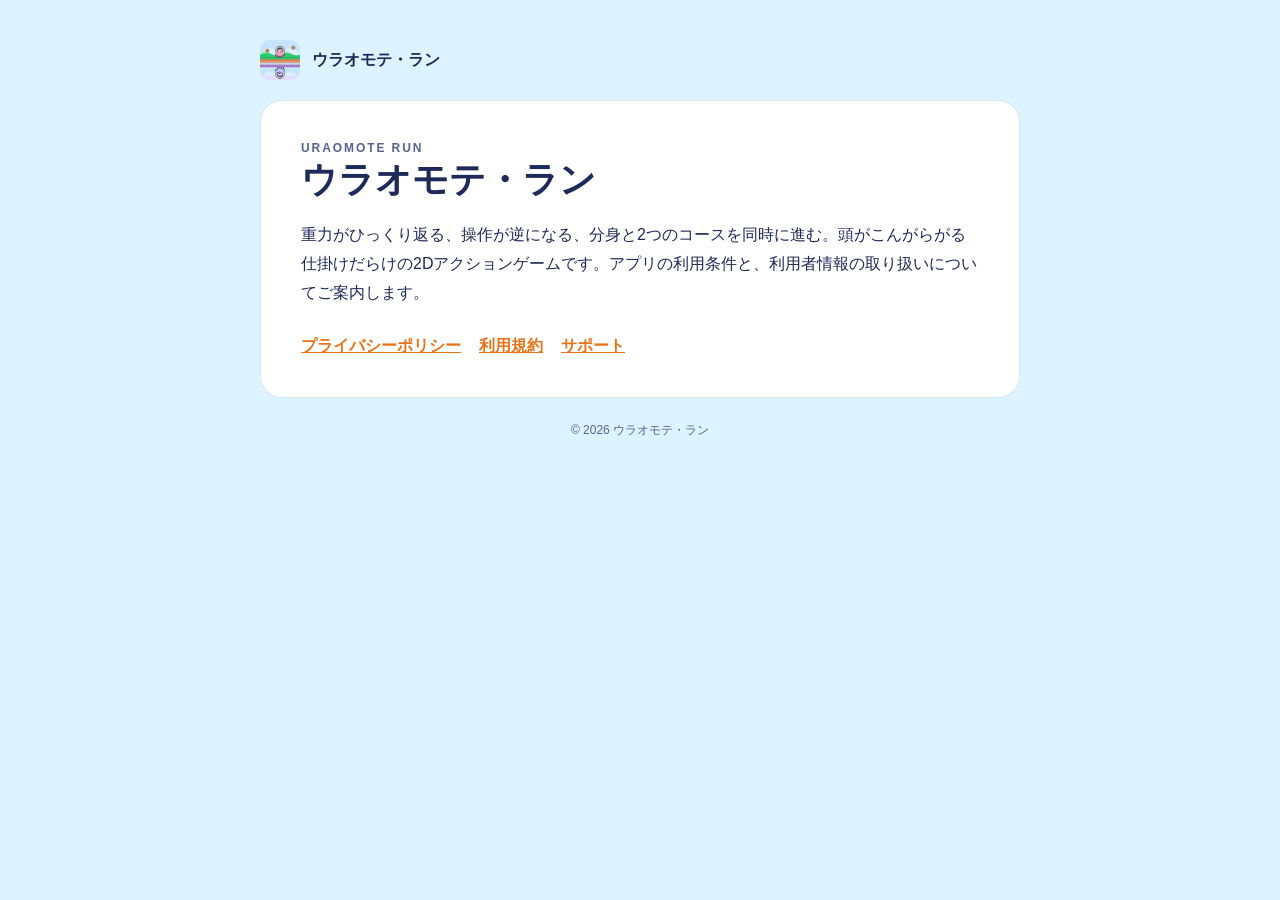
<file: index.html>
<!doctype html>
<html lang="ja">
<head>
  <meta charset="utf-8">
  <meta name="viewport" content="width=device-width, initial-scale=1">
  <meta name="description" content="ゲームアプリ「ウラオモテ・ラン」のプライバシーポリシー、利用規約、サポート情報">
  <title>ウラオモテ・ラン｜公式情報</title>
  <link rel="icon" href="icon.png">
  <link rel="stylesheet" href="styles.css">
</head>
<body>
  <main>
    <a class="brand" href="index.html"><img src="icon.png" alt="">ウラオモテ・ラン</a>
    <article class="card">
      <div class="eyebrow">URAOMOTE RUN</div>
      <h1>ウラオモテ・ラン</h1>
      <p>重力がひっくり返る、操作が逆になる、分身と2つのコースを同時に進む。頭がこんがらがる仕掛けだらけの2Dアクションゲームです。アプリの利用条件と、利用者情報の取り扱いについてご案内します。</p>
      <nav aria-label="法的情報"><a href="privacy.html">プライバシーポリシー</a><a href="terms.html">利用規約</a><a href="support.html">サポート</a></nav>
    </article>
    <footer>© 2026 ウラオモテ・ラン</footer>
  </main>
</body>
</html>
</file>
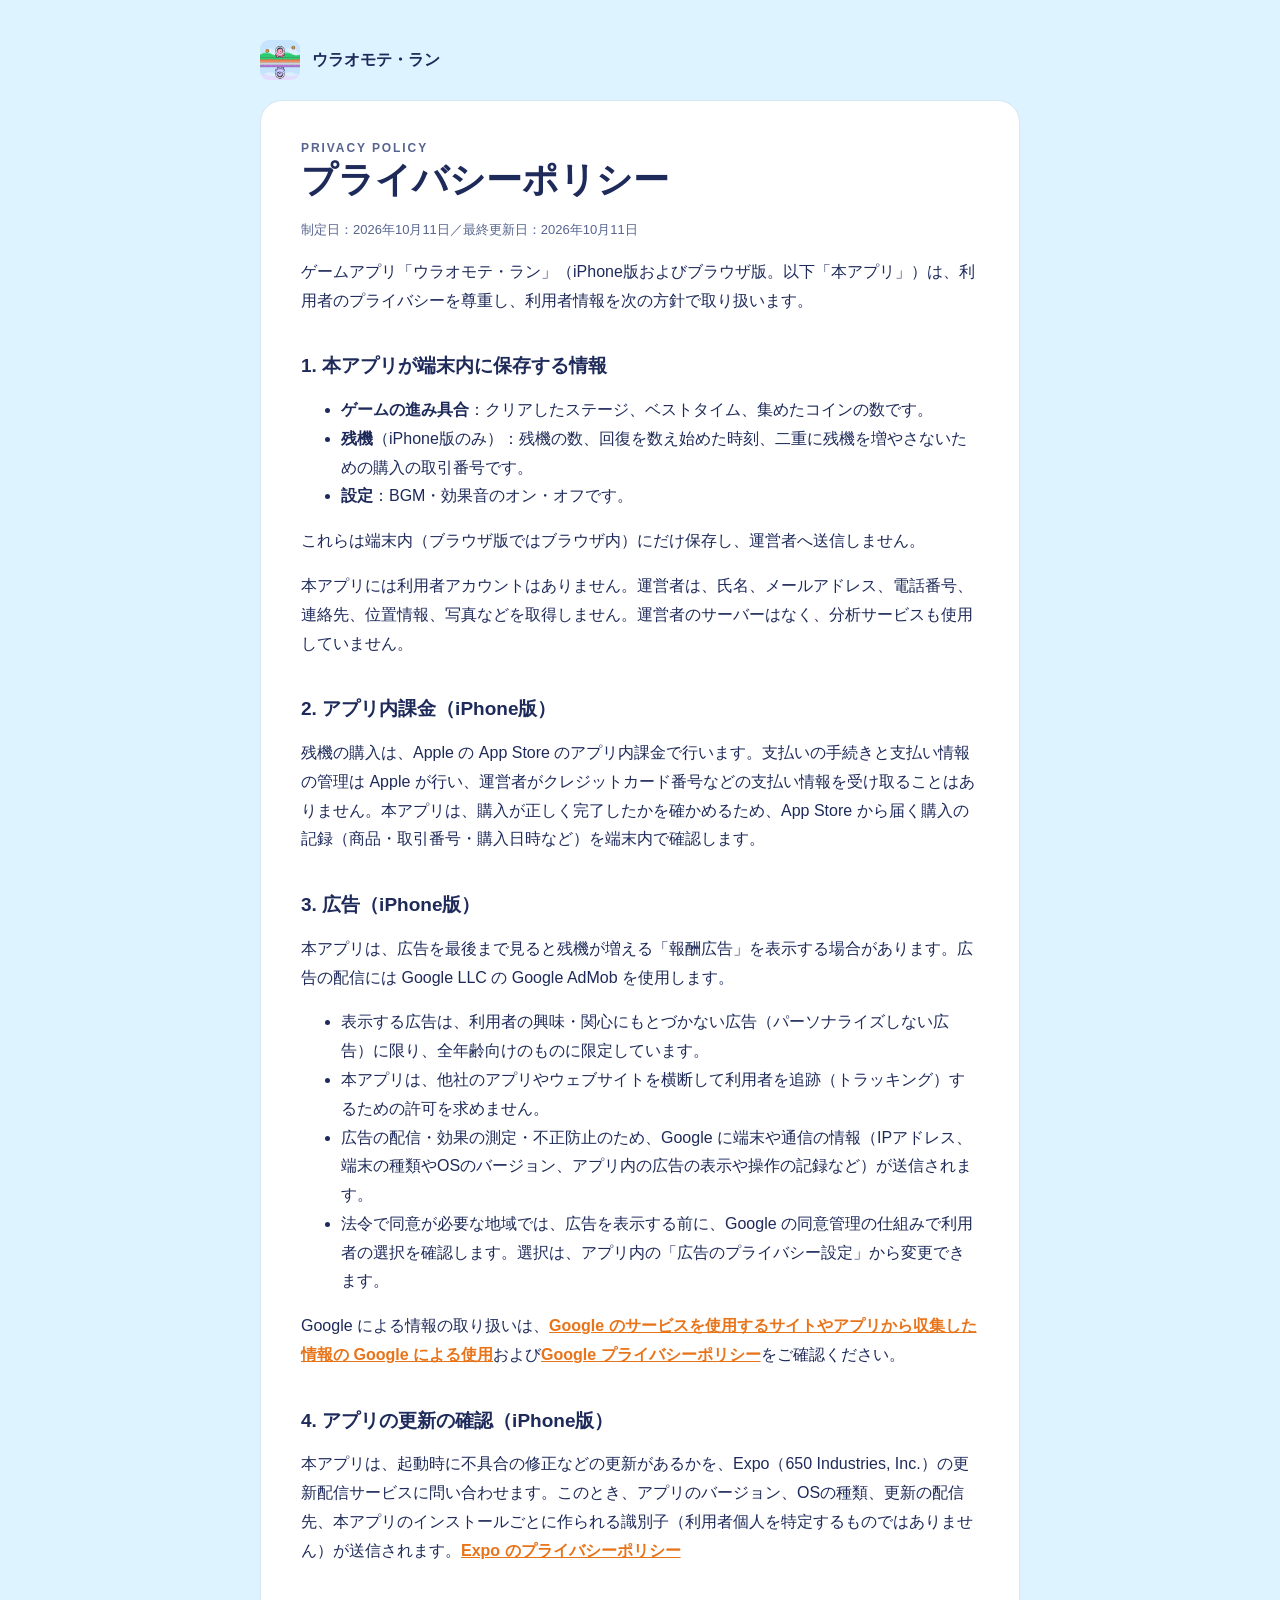
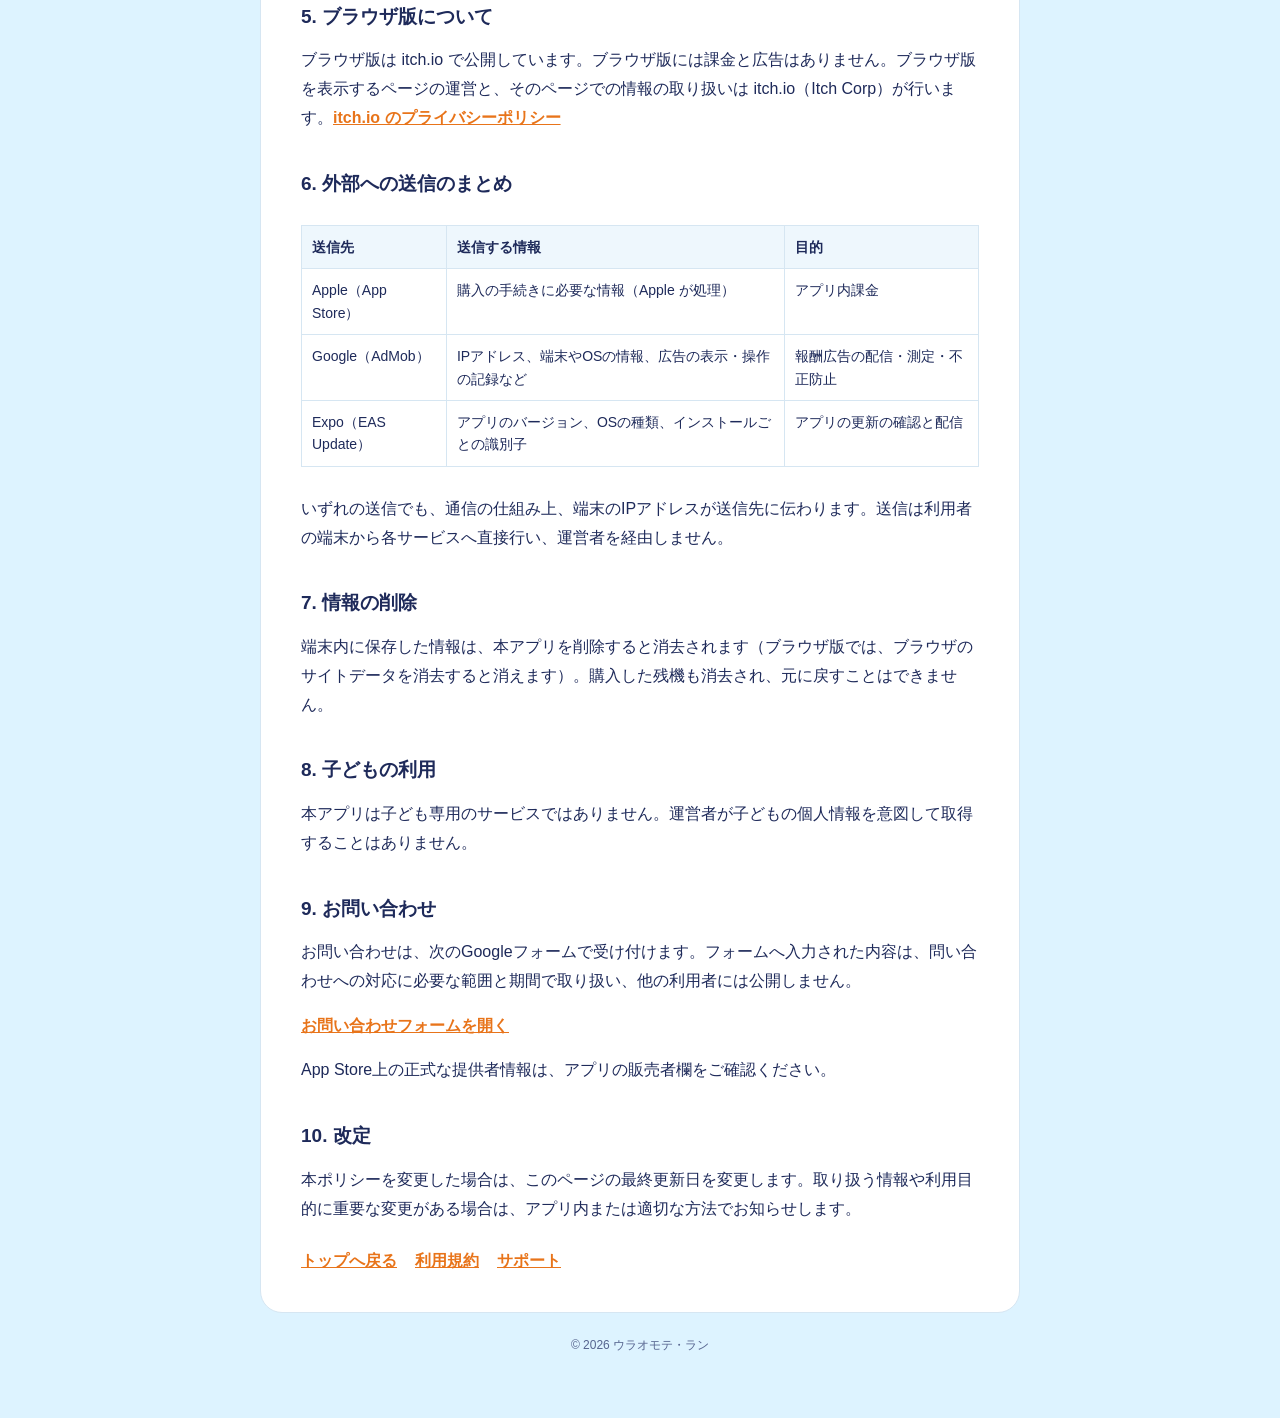
<file: privacy.html>
<!doctype html>
<html lang="ja">
<head>
  <meta charset="utf-8">
  <meta name="viewport" content="width=device-width, initial-scale=1">
  <meta name="description" content="ウラオモテ・ランのプライバシーポリシー">
  <title>プライバシーポリシー｜ウラオモテ・ラン</title>
  <link rel="icon" href="icon.png">
  <link rel="stylesheet" href="styles.css">
</head>
<body>
  <main>
    <a class="brand" href="index.html"><img src="icon.png" alt="">ウラオモテ・ラン</a>
    <article class="card">
      <div class="eyebrow">PRIVACY POLICY</div>
      <h1>プライバシーポリシー</h1>
      <p class="updated">制定日：2026年10月11日／最終更新日：2026年10月11日</p>

      <p>ゲームアプリ「ウラオモテ・ラン」（iPhone版およびブラウザ版。以下「本アプリ」）は、利用者のプライバシーを尊重し、利用者情報を次の方針で取り扱います。</p>

      <h2>1. 本アプリが端末内に保存する情報</h2>
      <ul>
        <li><strong>ゲームの進み具合</strong>：クリアしたステージ、ベストタイム、集めたコインの数です。</li>
        <li><strong>残機</strong>（iPhone版のみ）：残機の数、回復を数え始めた時刻、二重に残機を増やさないための購入の取引番号です。</li>
        <li><strong>設定</strong>：BGM・効果音のオン・オフです。</li>
      </ul>
      <p>これらは端末内（ブラウザ版ではブラウザ内）にだけ保存し、運営者へ送信しません。</p>
      <p>本アプリには利用者アカウントはありません。運営者は、氏名、メールアドレス、電話番号、連絡先、位置情報、写真などを取得しません。運営者のサーバーはなく、分析サービスも使用していません。</p>

      <h2>2. アプリ内課金（iPhone版）</h2>
      <p>残機の購入は、Apple の App Store のアプリ内課金で行います。支払いの手続きと支払い情報の管理は Apple が行い、運営者がクレジットカード番号などの支払い情報を受け取ることはありません。本アプリは、購入が正しく完了したかを確かめるため、App Store から届く購入の記録（商品・取引番号・購入日時など）を端末内で確認します。</p>

      <h2>3. 広告（iPhone版）</h2>
      <p>本アプリは、広告を最後まで見ると残機が増える「報酬広告」を表示する場合があります。広告の配信には Google LLC の Google AdMob を使用します。</p>
      <ul>
        <li>表示する広告は、利用者の興味・関心にもとづかない広告（パーソナライズしない広告）に限り、全年齢向けのものに限定しています。</li>
        <li>本アプリは、他社のアプリやウェブサイトを横断して利用者を追跡（トラッキング）するための許可を求めません。</li>
        <li>広告の配信・効果の測定・不正防止のため、Google に端末や通信の情報（IPアドレス、端末の種類やOSのバージョン、アプリ内の広告の表示や操作の記録など）が送信されます。</li>
        <li>法令で同意が必要な地域では、広告を表示する前に、Google の同意管理の仕組みで利用者の選択を確認します。選択は、アプリ内の「広告のプライバシー設定」から変更できます。</li>
      </ul>
      <p>Google による情報の取り扱いは、<a href="https://policies.google.com/technologies/partner-sites?hl=ja">Google のサービスを使用するサイトやアプリから収集した情報の Google による使用</a>および<a href="https://policies.google.com/privacy?hl=ja">Google プライバシーポリシー</a>をご確認ください。</p>

      <h2>4. アプリの更新の確認（iPhone版）</h2>
      <p>本アプリは、起動時に不具合の修正などの更新があるかを、Expo（650 Industries, Inc.）の更新配信サービスに問い合わせます。このとき、アプリのバージョン、OSの種類、更新の配信先、本アプリのインストールごとに作られる識別子（利用者個人を特定するものではありません）が送信されます。<a href="https://expo.dev/privacy">Expo のプライバシーポリシー</a></p>

      <h2>5. ブラウザ版について</h2>
      <p>ブラウザ版は itch.io で公開しています。ブラウザ版には課金と広告はありません。ブラウザ版を表示するページの運営と、そのページでの情報の取り扱いは itch.io（Itch Corp）が行います。<a href="https://itch.io/docs/legal/privacy-policy">itch.io のプライバシーポリシー</a></p>

      <h2>6. 外部への送信のまとめ</h2>
      <div class="table-wrap">
      <table>
        <thead><tr><th>送信先</th><th>送信する情報</th><th>目的</th></tr></thead>
        <tbody>
          <tr><td>Apple（App Store）</td><td>購入の手続きに必要な情報（Apple が処理）</td><td>アプリ内課金</td></tr>
          <tr><td>Google（AdMob）</td><td>IPアドレス、端末やOSの情報、広告の表示・操作の記録など</td><td>報酬広告の配信・測定・不正防止</td></tr>
          <tr><td>Expo（EAS Update）</td><td>アプリのバージョン、OSの種類、インストールごとの識別子</td><td>アプリの更新の確認と配信</td></tr>
        </tbody>
      </table>
      </div>
      <p>いずれの送信でも、通信の仕組み上、端末のIPアドレスが送信先に伝わります。送信は利用者の端末から各サービスへ直接行い、運営者を経由しません。</p>

      <h2>7. 情報の削除</h2>
      <p>端末内に保存した情報は、本アプリを削除すると消去されます（ブラウザ版では、ブラウザのサイトデータを消去すると消えます）。購入した残機も消去され、元に戻すことはできません。</p>

      <h2>8. 子どもの利用</h2>
      <p>本アプリは子ども専用のサービスではありません。運営者が子どもの個人情報を意図して取得することはありません。</p>

      <h2>9. お問い合わせ</h2>
      <p>お問い合わせは、次のGoogleフォームで受け付けます。フォームへ入力された内容は、問い合わせへの対応に必要な範囲と期間で取り扱い、他の利用者には公開しません。</p>
      <p><a href="https://docs.google.com/forms/d/e/1FAIpQLSfbJSp_OYt_UkaCYW6RHz2QSInW6SehDGyI-geUnvk0T6K1cw/viewform">お問い合わせフォームを開く</a></p>
      <p>App Store上の正式な提供者情報は、アプリの販売者欄をご確認ください。</p>

      <h2>10. 改定</h2>
      <p>本ポリシーを変更した場合は、このページの最終更新日を変更します。取り扱う情報や利用目的に重要な変更がある場合は、アプリ内または適切な方法でお知らせします。</p>
      <nav aria-label="法的情報"><a href="index.html">トップへ戻る</a><a href="terms.html">利用規約</a><a href="support.html">サポート</a></nav>
    </article>
    <footer>© 2026 ウラオモテ・ラン</footer>
  </main>
</body>
</html>
</file>
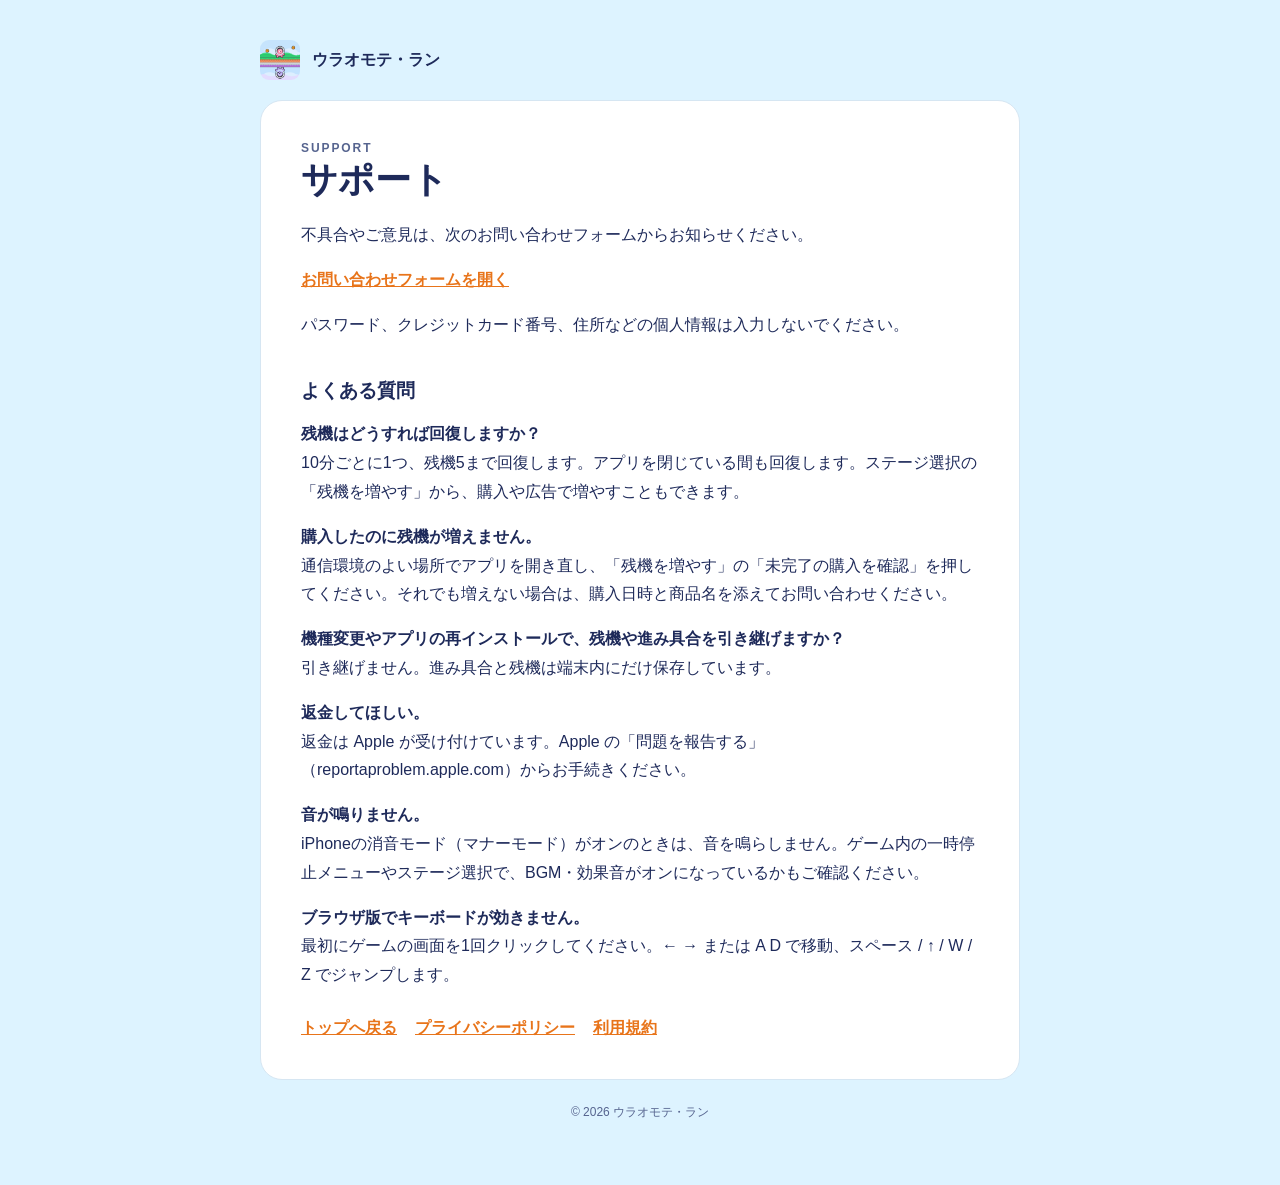
<file: support.html>
<!doctype html>
<html lang="ja">
<head>
  <meta charset="utf-8">
  <meta name="viewport" content="width=device-width, initial-scale=1">
  <meta name="description" content="ウラオモテ・ランのサポート情報">
  <title>サポート｜ウラオモテ・ラン</title>
  <link rel="icon" href="icon.png">
  <link rel="stylesheet" href="styles.css">
</head>
<body>
  <main>
    <a class="brand" href="index.html"><img src="icon.png" alt="">ウラオモテ・ラン</a>
    <article class="card">
      <div class="eyebrow">SUPPORT</div>
      <h1>サポート</h1>
      <p>不具合やご意見は、次のお問い合わせフォームからお知らせください。</p>
      <p><a href="https://docs.google.com/forms/d/e/1FAIpQLSfbJSp_OYt_UkaCYW6RHz2QSInW6SehDGyI-geUnvk0T6K1cw/viewform">お問い合わせフォームを開く</a></p>
      <p>パスワード、クレジットカード番号、住所などの個人情報は入力しないでください。</p>

      <h2>よくある質問</h2>
      <p><strong>残機はどうすれば回復しますか？</strong><br>10分ごとに1つ、残機5まで回復します。アプリを閉じている間も回復します。ステージ選択の「残機を増やす」から、購入や広告で増やすこともできます。</p>
      <p><strong>購入したのに残機が増えません。</strong><br>通信環境のよい場所でアプリを開き直し、「残機を増やす」の「未完了の購入を確認」を押してください。それでも増えない場合は、購入日時と商品名を添えてお問い合わせください。</p>
      <p><strong>機種変更やアプリの再インストールで、残機や進み具合を引き継げますか？</strong><br>引き継げません。進み具合と残機は端末内にだけ保存しています。</p>
      <p><strong>返金してほしい。</strong><br>返金は Apple が受け付けています。Apple の「問題を報告する」（reportaproblem.apple.com）からお手続きください。</p>
      <p><strong>音が鳴りません。</strong><br>iPhoneの消音モード（マナーモード）がオンのときは、音を鳴らしません。ゲーム内の一時停止メニューやステージ選択で、BGM・効果音がオンになっているかもご確認ください。</p>
      <p><strong>ブラウザ版でキーボードが効きません。</strong><br>最初にゲームの画面を1回クリックしてください。← → または A D で移動、スペース / ↑ / W / Z でジャンプします。</p>
      <nav aria-label="法的情報"><a href="index.html">トップへ戻る</a><a href="privacy.html">プライバシーポリシー</a><a href="terms.html">利用規約</a></nav>
    </article>
    <footer>© 2026 ウラオモテ・ラン</footer>
  </main>
</body>
</html>
</file>
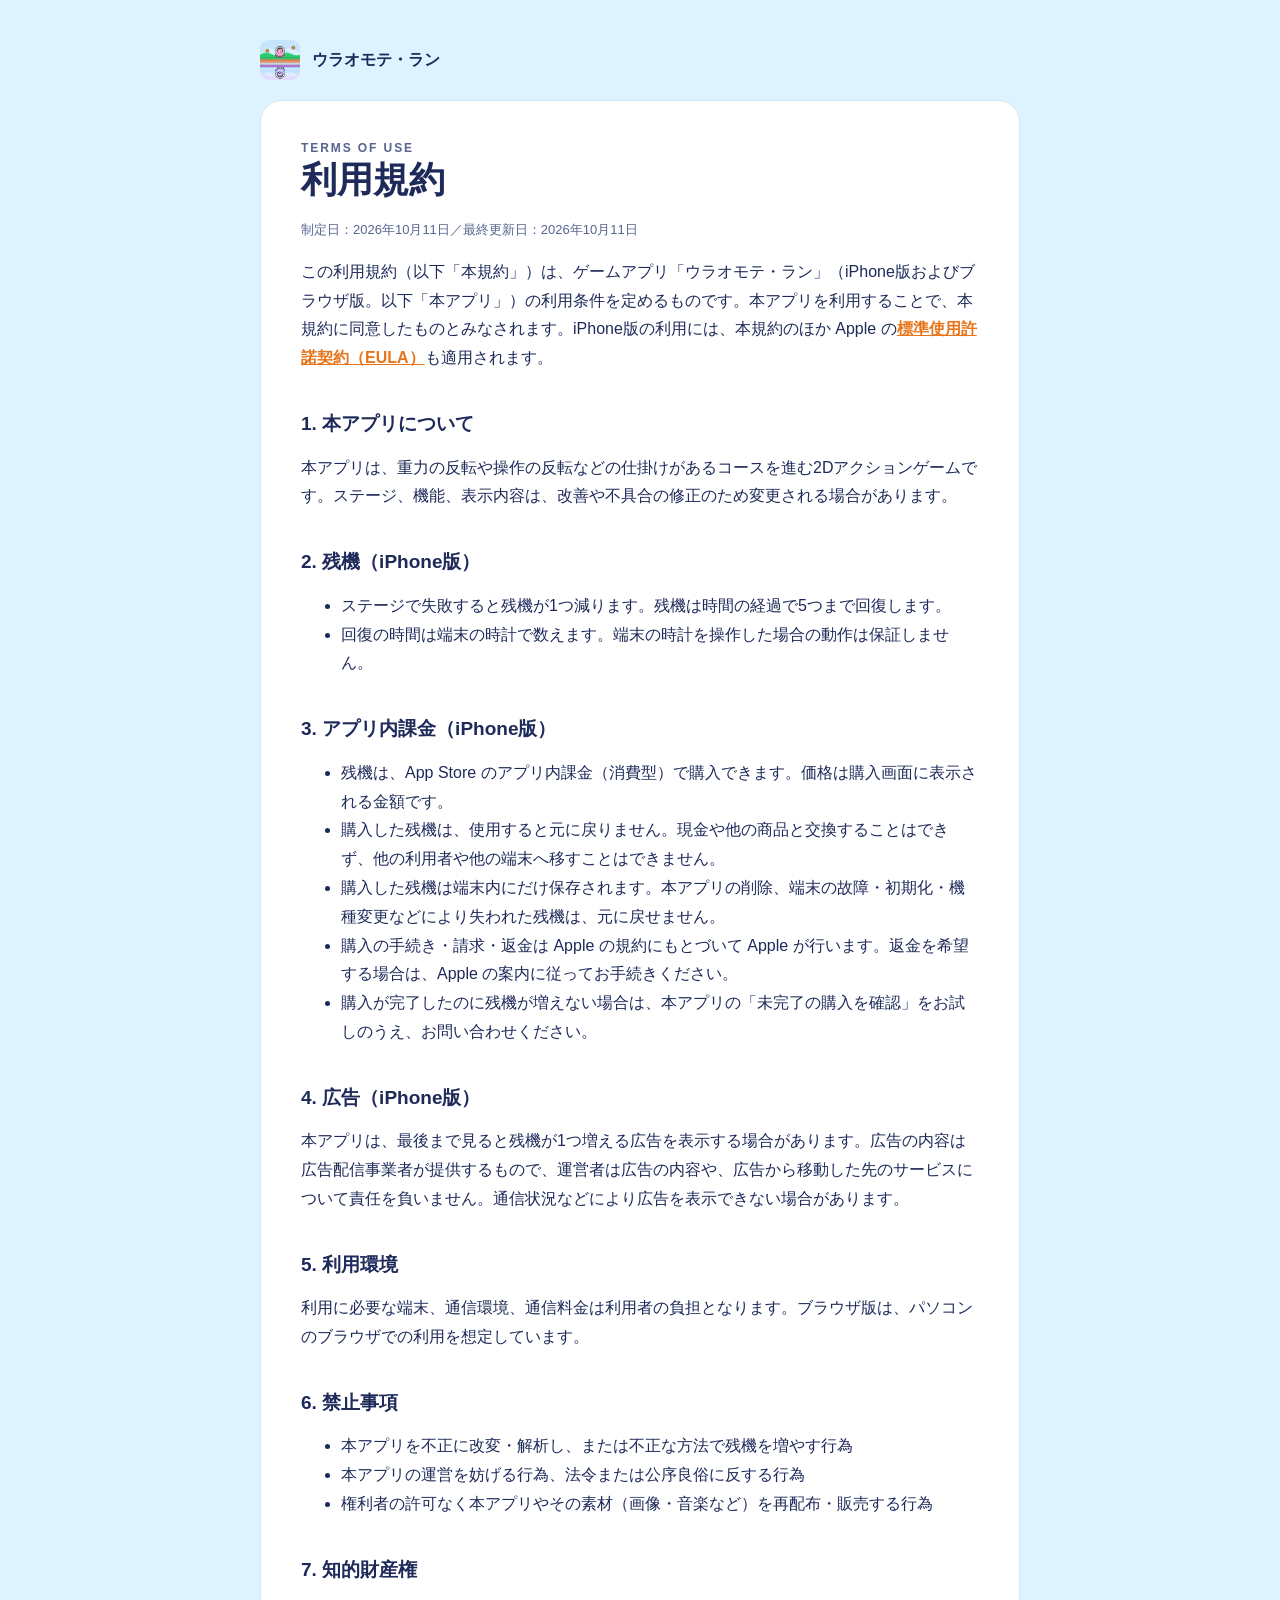
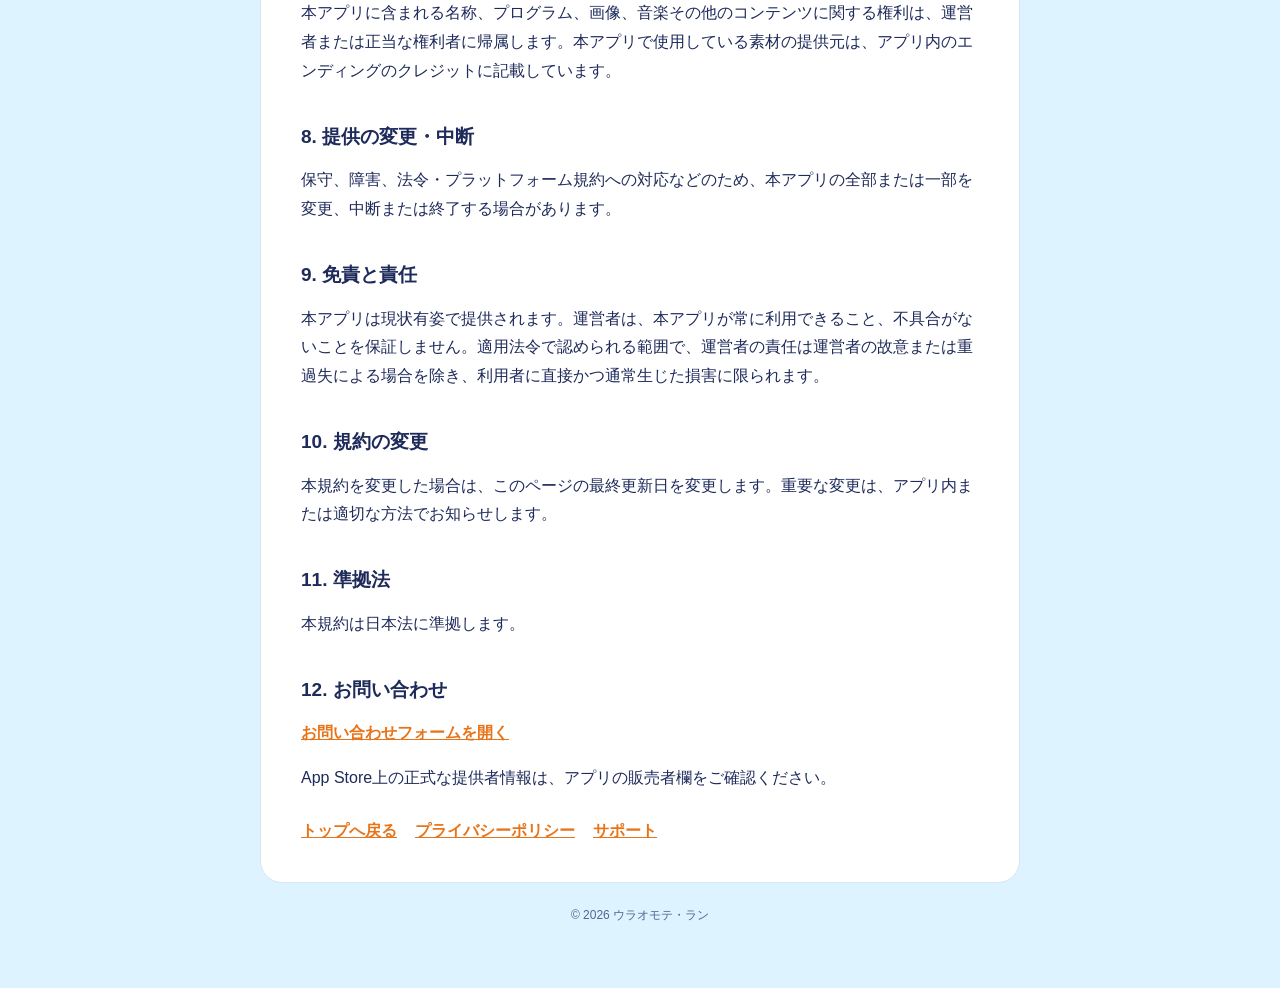
<file: terms.html>
<!doctype html>
<html lang="ja">
<head>
  <meta charset="utf-8">
  <meta name="viewport" content="width=device-width, initial-scale=1">
  <meta name="description" content="ウラオモテ・ランの利用規約">
  <title>利用規約｜ウラオモテ・ラン</title>
  <link rel="icon" href="icon.png">
  <link rel="stylesheet" href="styles.css">
</head>
<body>
  <main>
    <a class="brand" href="index.html"><img src="icon.png" alt="">ウラオモテ・ラン</a>
    <article class="card">
      <div class="eyebrow">TERMS OF USE</div>
      <h1>利用規約</h1>
      <p class="updated">制定日：2026年10月11日／最終更新日：2026年10月11日</p>

      <p>この利用規約（以下「本規約」）は、ゲームアプリ「ウラオモテ・ラン」（iPhone版およびブラウザ版。以下「本アプリ」）の利用条件を定めるものです。本アプリを利用することで、本規約に同意したものとみなされます。iPhone版の利用には、本規約のほか Apple の<a href="https://www.apple.com/legal/internet-services/itunes/dev/stdeula/">標準使用許諾契約（EULA）</a>も適用されます。</p>

      <h2>1. 本アプリについて</h2>
      <p>本アプリは、重力の反転や操作の反転などの仕掛けがあるコースを進む2Dアクションゲームです。ステージ、機能、表示内容は、改善や不具合の修正のため変更される場合があります。</p>

      <h2>2. 残機（iPhone版）</h2>
      <ul>
        <li>ステージで失敗すると残機が1つ減ります。残機は時間の経過で5つまで回復します。</li>
        <li>回復の時間は端末の時計で数えます。端末の時計を操作した場合の動作は保証しません。</li>
      </ul>

      <h2>3. アプリ内課金（iPhone版）</h2>
      <ul>
        <li>残機は、App Store のアプリ内課金（消費型）で購入できます。価格は購入画面に表示される金額です。</li>
        <li>購入した残機は、使用すると元に戻りません。現金や他の商品と交換することはできず、他の利用者や他の端末へ移すことはできません。</li>
        <li>購入した残機は端末内にだけ保存されます。本アプリの削除、端末の故障・初期化・機種変更などにより失われた残機は、元に戻せません。</li>
        <li>購入の手続き・請求・返金は Apple の規約にもとづいて Apple が行います。返金を希望する場合は、Apple の案内に従ってお手続きください。</li>
        <li>購入が完了したのに残機が増えない場合は、本アプリの「未完了の購入を確認」をお試しのうえ、お問い合わせください。</li>
      </ul>

      <h2>4. 広告（iPhone版）</h2>
      <p>本アプリは、最後まで見ると残機が1つ増える広告を表示する場合があります。広告の内容は広告配信事業者が提供するもので、運営者は広告の内容や、広告から移動した先のサービスについて責任を負いません。通信状況などにより広告を表示できない場合があります。</p>

      <h2>5. 利用環境</h2>
      <p>利用に必要な端末、通信環境、通信料金は利用者の負担となります。ブラウザ版は、パソコンのブラウザでの利用を想定しています。</p>

      <h2>6. 禁止事項</h2>
      <ul>
        <li>本アプリを不正に改変・解析し、または不正な方法で残機を増やす行為</li>
        <li>本アプリの運営を妨げる行為、法令または公序良俗に反する行為</li>
        <li>権利者の許可なく本アプリやその素材（画像・音楽など）を再配布・販売する行為</li>
      </ul>

      <h2>7. 知的財産権</h2>
      <p>本アプリに含まれる名称、プログラム、画像、音楽その他のコンテンツに関する権利は、運営者または正当な権利者に帰属します。本アプリで使用している素材の提供元は、アプリ内のエンディングのクレジットに記載しています。</p>

      <h2>8. 提供の変更・中断</h2>
      <p>保守、障害、法令・プラットフォーム規約への対応などのため、本アプリの全部または一部を変更、中断または終了する場合があります。</p>

      <h2>9. 免責と責任</h2>
      <p>本アプリは現状有姿で提供されます。運営者は、本アプリが常に利用できること、不具合がないことを保証しません。適用法令で認められる範囲で、運営者の責任は運営者の故意または重過失による場合を除き、利用者に直接かつ通常生じた損害に限られます。</p>

      <h2>10. 規約の変更</h2>
      <p>本規約を変更した場合は、このページの最終更新日を変更します。重要な変更は、アプリ内または適切な方法でお知らせします。</p>

      <h2>11. 準拠法</h2>
      <p>本規約は日本法に準拠します。</p>

      <h2>12. お問い合わせ</h2>
      <p><a href="https://docs.google.com/forms/d/e/1FAIpQLSfbJSp_OYt_UkaCYW6RHz2QSInW6SehDGyI-geUnvk0T6K1cw/viewform">お問い合わせフォームを開く</a></p>
      <p>App Store上の正式な提供者情報は、アプリの販売者欄をご確認ください。</p>
      <nav aria-label="法的情報"><a href="index.html">トップへ戻る</a><a href="privacy.html">プライバシーポリシー</a><a href="support.html">サポート</a></nav>
    </article>
    <footer>© 2026 ウラオモテ・ラン</footer>
  </main>
</body>
</html>
</file>
<file: styles.css>
:root {
  color-scheme: light;
  font-family: -apple-system, BlinkMacSystemFont, "Hiragino Sans", "Yu Gothic", sans-serif;
  --ink: #1e2a5a;
  --muted: #56648f;
  --accent: #e8741a;
  --sky: #ddf3ff;
  --paper: #ffffff;
  --line: #d6e6f2;
  background: var(--sky);
  color: var(--ink);
}

* { box-sizing: border-box; }

body { margin: 0; min-height: 100vh; background: var(--sky); }

main {
  width: min(760px, calc(100% - 32px));
  margin: 0 auto;
  padding: 40px 0 64px;
}

.brand { display: flex; align-items: center; gap: 12px; margin-bottom: 20px; color: var(--ink); font-weight: 800; text-decoration: none; }
.brand img { width: 40px; height: 40px; border-radius: 9px; }

.card {
  background: var(--paper);
  border: 1px solid var(--line);
  border-radius: 22px;
  padding: clamp(22px, 5vw, 40px);
}

h1, h2 { line-height: 1.4; }
h1 { margin: 0 0 8px; font-size: clamp(26px, 6vw, 36px); }
h2 { margin-top: 2em; font-size: 19px; }
p, li { line-height: 1.8; }
a { color: var(--accent); font-weight: 700; }
table { width: 100%; border-collapse: collapse; font-size: 14px; margin: 12px 0; }
th, td { border: 1px solid var(--line); padding: 10px; text-align: left; vertical-align: top; line-height: 1.6; }
th { background: #eef7fd; }
.table-wrap { overflow-x: auto; }
.eyebrow { color: var(--muted); font-size: 12px; font-weight: 800; letter-spacing: 0.16em; }
.updated { color: var(--muted); font-size: 13px; }
nav { display: flex; flex-wrap: wrap; gap: 10px 18px; margin: 28px 0 0; }
footer { color: var(--muted); font-size: 12px; text-align: center; margin-top: 24px; }
</file>
